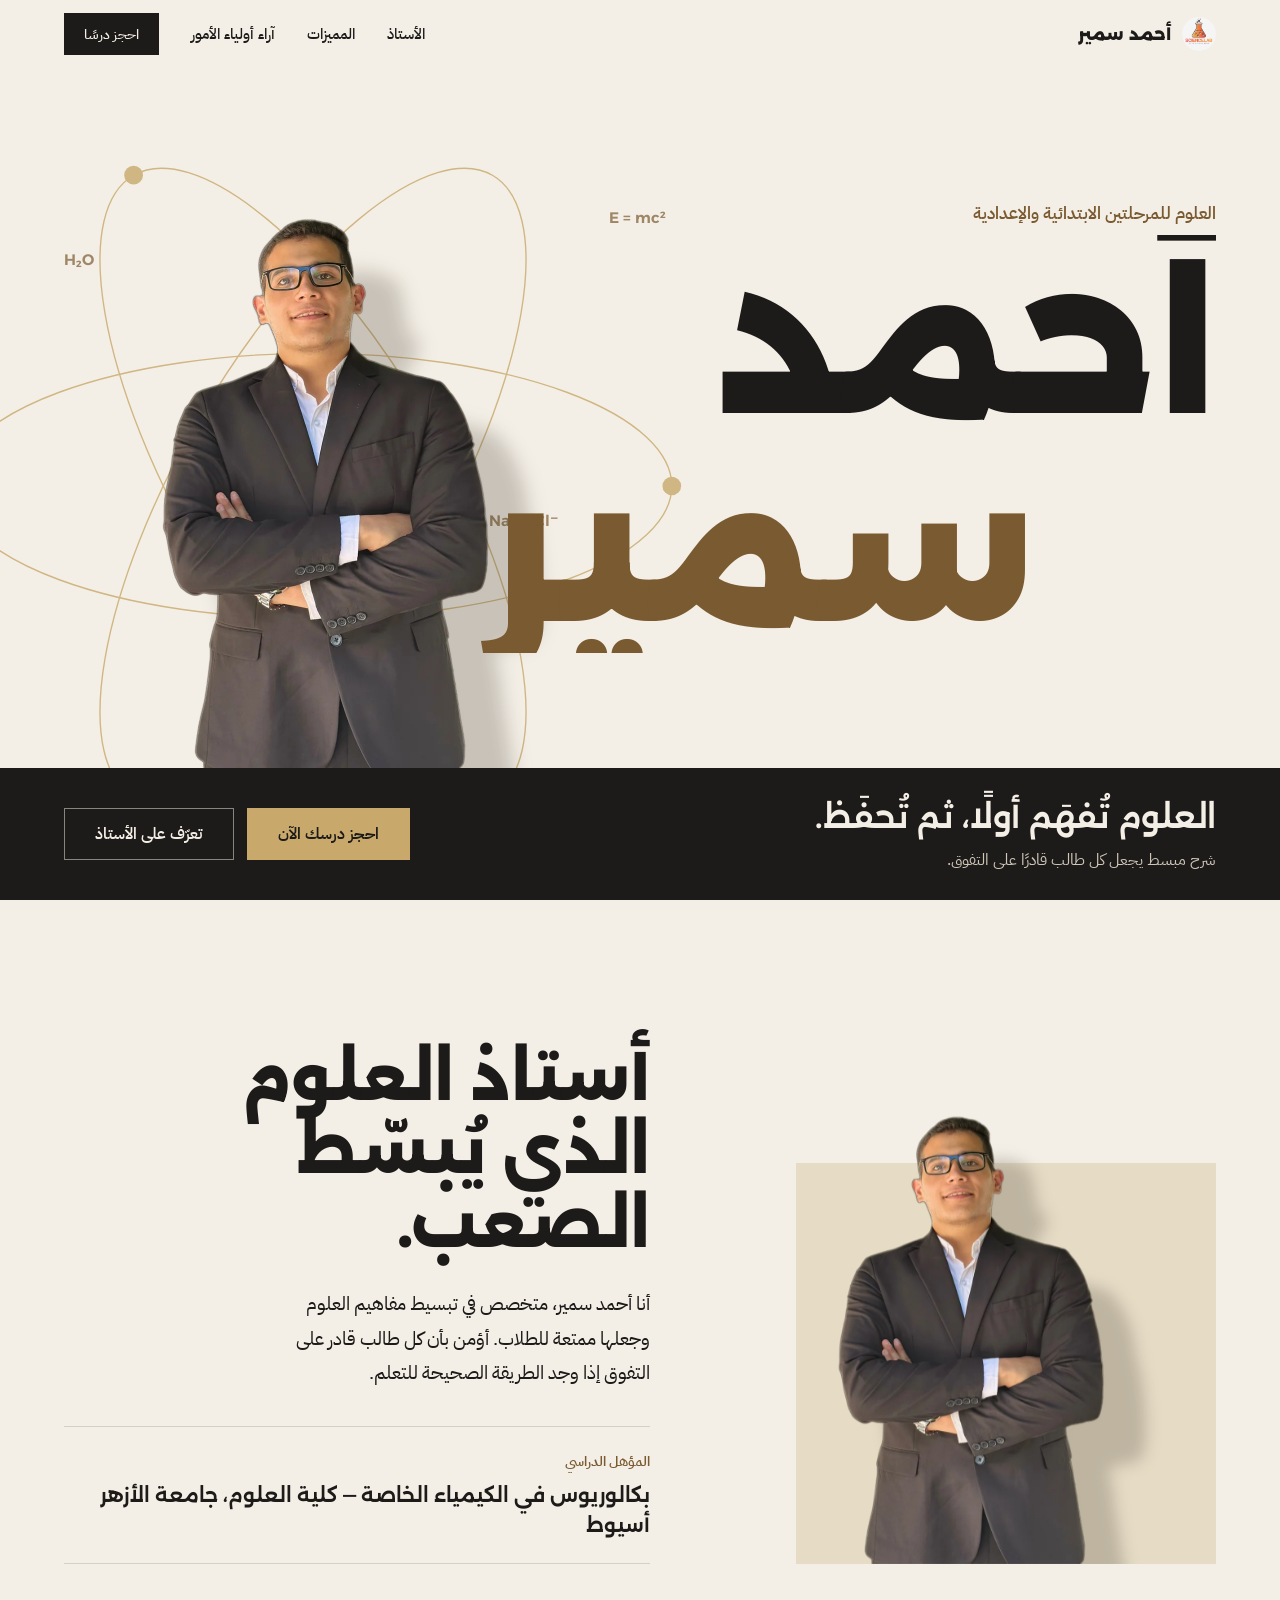
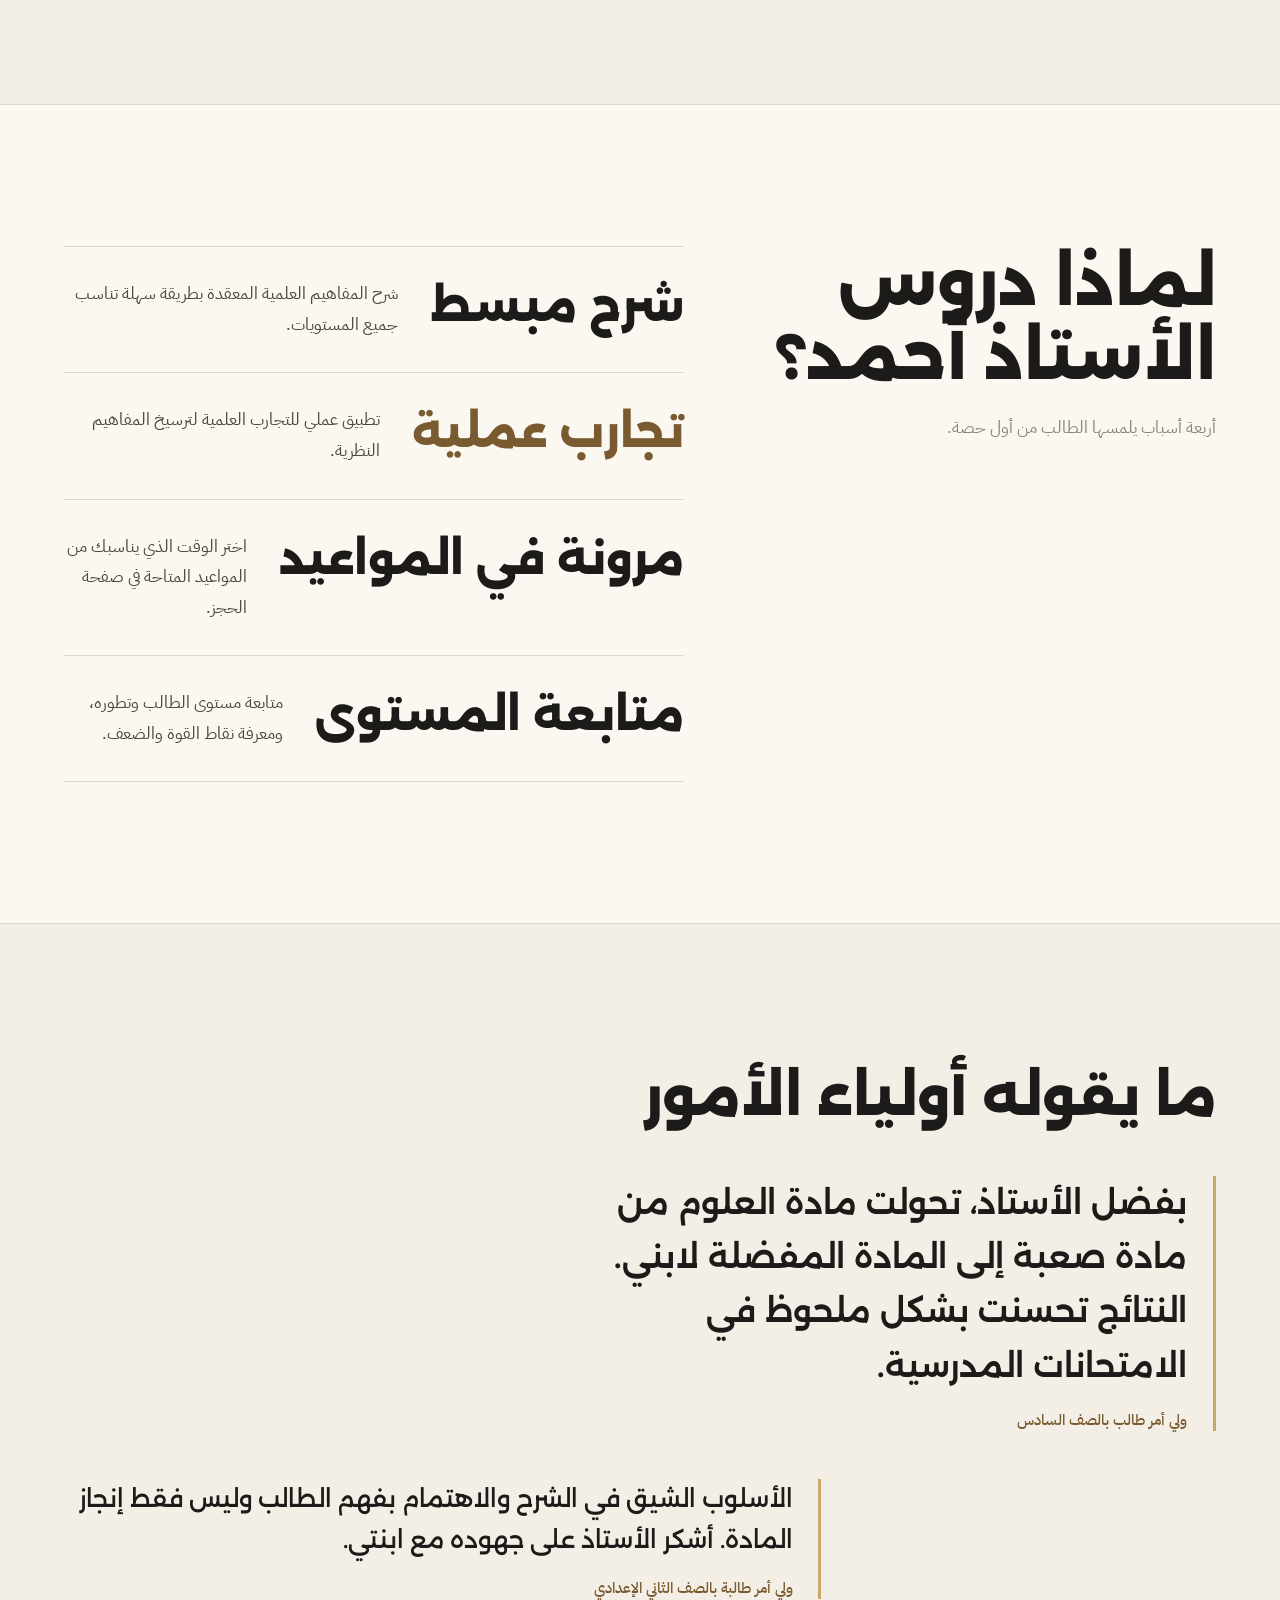
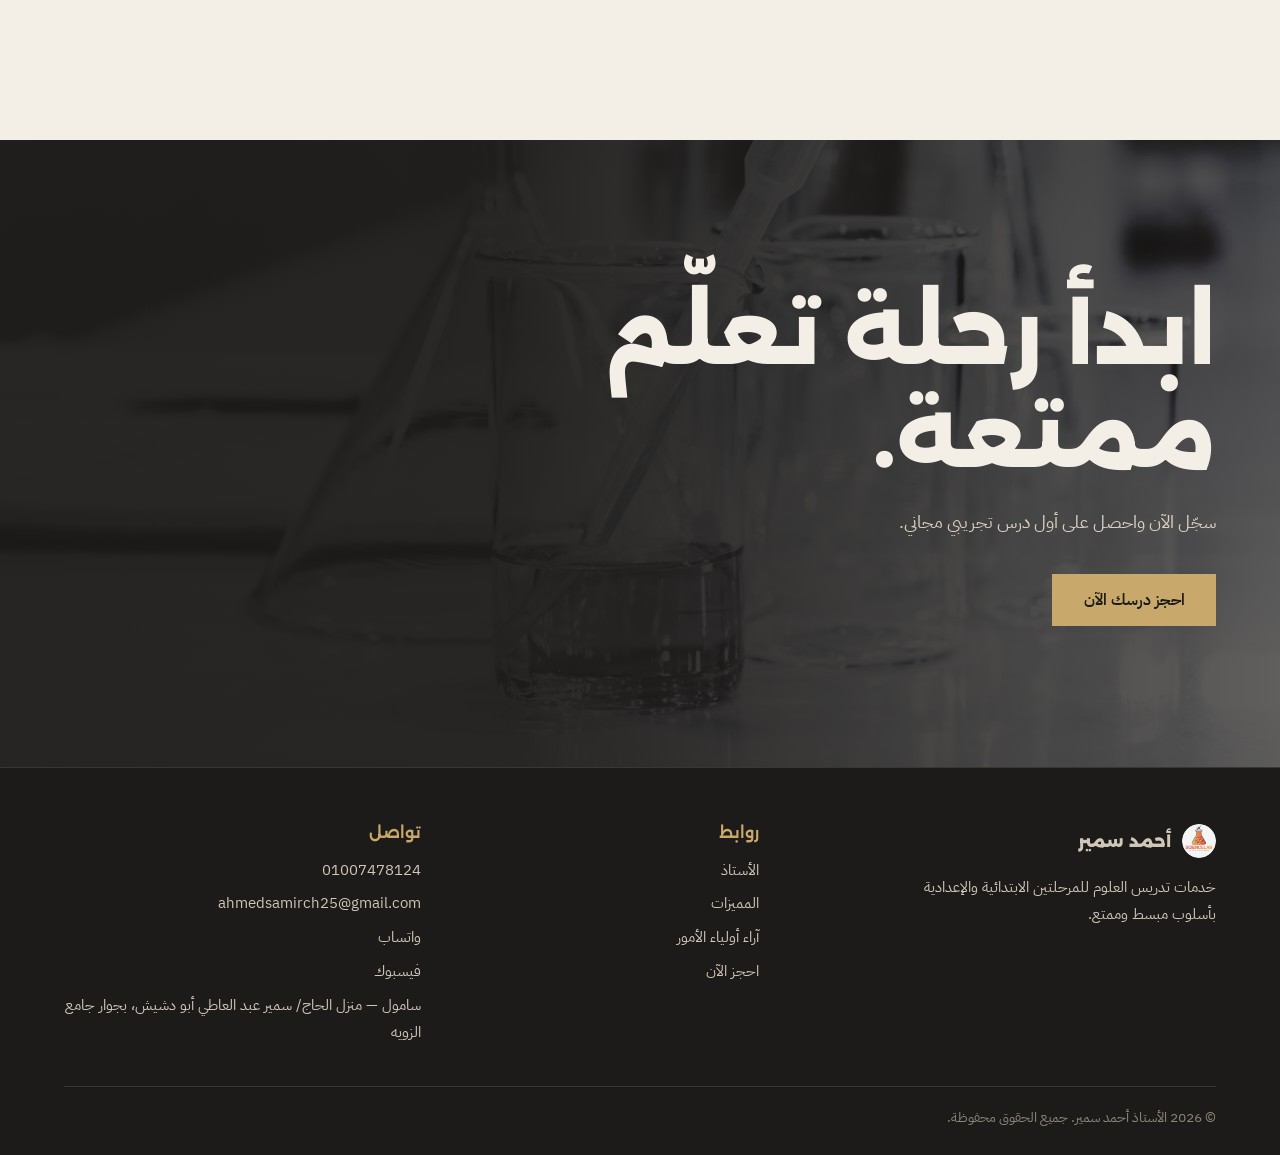
<file: index.html>
<!DOCTYPE html>
<html lang="ar" dir="rtl">
<head>
<meta charset="UTF-8">
<meta name="viewport" content="width=device-width, initial-scale=1">
<title>الأستاذ أحمد سمير | دروس العلوم للمرحلتين الابتدائية والإعدادية</title>
<meta name="description" content="الأستاذ أحمد سمير، بكالوريوس كيمياء خاصة – كلية العلوم (الأزهر أسيوط). شرح مبسط للعلوم للمرحلتين الابتدائية والإعدادية. احجز درسك الآن.">
<meta property="og:type" content="website">
<meta property="og:locale" content="ar_EG">
<meta property="og:title" content="الأستاذ أحمد سمير | دروس العلوم">
<meta property="og:description" content="شرح مبسط للعلوم للمرحلتين الابتدائية والإعدادية. احجز درسك الآن.">
<meta property="og:image" content="logo.jpg">
<meta name="theme-color" content="#F4EFE6">
<link rel="icon" href="logo.jpg">
<link rel="preconnect" href="https://fonts.googleapis.com">
<link rel="preconnect" href="https://fonts.gstatic.com" crossorigin>
<link href="https://fonts.googleapis.com/css2?family=Alexandria:wght@500;600;800&family=IBM+Plex+Sans+Arabic:wght@400;500;600&display=swap" rel="stylesheet">
<link rel="stylesheet" href="styles.css">
<script>document.documentElement.classList.add('js')</script>
</head>
<body>
<header class="nav">
  <div class="wrap">
    <a class="brand" href="index.html"><img src="logo.jpg" alt="" width="34" height="34"><span>أحمد سمير</span></a>
    <button id="navToggle" aria-label="القائمة" aria-expanded="false" aria-controls="navLinks"><span></span><span></span></button>
    <ul class="nav-links" id="navLinks">
      <li><a href="#about">الأستاذ</a></li>
      <li><a href="#features">المميزات</a></li>
      <li><a href="#testimonials">آراء أولياء الأمور</a></li>
      <li><a class="btn" href="booking.html">احجز درسًا</a></li>
    </ul>
  </div>
</header>

<main>
<section class="hero">
  <div class="hero-stage">
    <div class="atom" aria-hidden="true">
      <svg viewBox="-100 -100 200 200" fill="none" stroke="currentColor" stroke-width=".35"><ellipse rx="92" ry="34"/><ellipse rx="92" ry="34" transform="rotate(60)"/><ellipse rx="92" ry="34" transform="rotate(120)"/><circle r="5" fill="currentColor" stroke="none"/><circle cx="92" r="2.4" fill="currentColor" stroke="none"/><circle cx="-46" cy="-79.7" r="2.4" fill="currentColor" stroke="none"/><circle cx="-46" cy="79.7" r="2.4" fill="currentColor" stroke="none"/></svg>
    </div>
    <span class="eq a" aria-hidden="true">H₂O</span>
    <span class="eq b" aria-hidden="true">NaCl → Na⁺ + Cl⁻</span>
    <span class="eq c" aria-hidden="true">E = mc²</span>
    <div class="hero-name">
      <span class="kicker">العلوم للمرحلتين الابتدائية والإعدادية</span>
      <h1 aria-label="أحمد سمير"><span><i>أحمد</i></span><span><i>سمير</i></span></h1>
    </div>
    <div class="hero-photo"><img src="teacher-cutout.webp" alt="الأستاذ أحمد سمير" width="1200" height="1200" fetchpriority="high"></div>
  </div>
  <div class="hero-foot">
    <div class="wrap">
      <div>
        <h2>العلوم تُفهَم أولًا، ثم تُحفَظ.</h2>
        <p>شرح مبسط يجعل كل طالب قادرًا على التفوق.</p>
      </div>
      <div class="hero-cta">
        <a class="btn gold" href="booking.html">احجز درسك الآن</a>
        <a class="btn ghost" href="#about">تعرّف على الأستاذ</a>
      </div>
    </div>
  </div>
</section>

<section class="sec" id="about">
  <div class="wrap about">
    <figure class="rv"><img src="teacher-cutout.webp" alt="الأستاذ أحمد سمير بالبدلة الرسمية" loading="lazy" width="1200" height="1200"></figure>
    <div class="rv">
      <h2>أستاذ العلوم<br>الذي يُبسّط الصعب.</h2>
      <p class="lead">أنا أحمد سمير، متخصص في تبسيط مفاهيم العلوم وجعلها ممتعة للطلاب. أؤمن بأن كل طالب قادر على التفوق إذا وجد الطريقة الصحيحة للتعلم.</p>
      <div class="qual">
        <small>المؤهل الدراسي</small>
        <strong>بكالوريوس في الكيمياء الخاصة — كلية العلوم، جامعة الأزهر أسيوط</strong>
      </div>
    </div>
  </div>
</section>

<section class="sec feat" id="features">
  <div class="wrap feat-grid">
    <div class="rv">
      <h2>لماذا دروس<br>الأستاذ أحمد؟</h2>
      <p>أربعة أسباب يلمسها الطالب من أول حصة.</p>
    </div>
    <ol>
      <li class="rv"><b>شرح مبسط</b><p>شرح المفاهيم العلمية المعقدة بطريقة سهلة تناسب جميع المستويات.</p></li>
      <li class="rv"><b>تجارب عملية</b><p>تطبيق عملي للتجارب العلمية لترسيخ المفاهيم النظرية.</p></li>
      <li class="rv"><b>مرونة في المواعيد</b><p>اختر الوقت الذي يناسبك من المواعيد المتاحة في صفحة الحجز.</p></li>
      <li class="rv"><b>متابعة المستوى</b><p>متابعة مستوى الطالب وتطوره، ومعرفة نقاط القوة والضعف.</p></li>
    </ol>
  </div>
</section>

<section class="sec" id="testimonials">
  <div class="wrap quotes">
    <h2 class="rv">ما يقوله أولياء الأمور</h2>
    <blockquote class="rv">بفضل الأستاذ، تحولت مادة العلوم من مادة صعبة إلى المادة المفضلة لابني. النتائج تحسنت بشكل ملحوظ في الامتحانات المدرسية.<cite>ولي أمر طالب بالصف السادس</cite></blockquote>
    <blockquote class="rv">الأسلوب الشيق في الشرح والاهتمام بفهم الطالب وليس فقط إنجاز المادة. أشكر الأستاذ على جهوده مع ابنتي.<cite>ولي أمر طالبة بالصف الثاني الإعدادي</cite></blockquote>
  </div>
</section>

<section class="sec final">
  <div class="wrap rv">
    <h2>ابدأ رحلة تعلّم ممتعة.</h2>
    <p>سجّل الآن واحصل على أول درس تجريبي مجاني.</p>
    <a class="btn gold" href="booking.html">احجز درسك الآن</a>
  </div>
</section>
</main>

<footer>
  <div class="wrap">
    <div class="foot">
      <div>
        <a class="brand" href="index.html"><img src="logo.jpg" alt="" width="34" height="34"><span>أحمد سمير</span></a>
        <p style="margin-top:1rem">خدمات تدريس العلوم للمرحلتين الابتدائية والإعدادية بأسلوب مبسط وممتع.</p>
      </div>
      <div>
        <h3>روابط</h3>
        <ul>
          <li><a href="#about">الأستاذ</a></li>
          <li><a href="#features">المميزات</a></li>
          <li><a href="#testimonials">آراء أولياء الأمور</a></li>
          <li><a href="booking.html">احجز الآن</a></li>
        </ul>
      </div>
      <div>
        <h3>تواصل</h3>
        <ul>
          <li><a href="tel:01007478124" dir="ltr">01007478124</a></li>
          <li><a href="mailto:ahmedsamirch25@gmail.com">ahmedsamirch25@gmail.com</a></li>
          <li><a href="https://wa.me/201007478124" target="_blank" rel="noopener">واتساب</a></li>
          <li><a href="https://www.facebook.com/share/16KN8qgzTb/?mibextid=wwXIfr&amp;" target="_blank" rel="noopener">فيسبوك</a></li>
          <li>سامول — منزل الحاج/ سمير عبد العاطي أبو دشيش، بجوار جامع الزويه</li>
        </ul>
      </div>
    </div>
    <p class="copy">&copy; <span id="year"></span> الأستاذ أحمد سمير. جميع الحقوق محفوظة.</p>
  </div>
</footer>
<script src="script.js"></script>
</body>
</html>
</file>
<file: styles.css>
/* ===== نظام التصميم: أحمد سمير — العلوم ===== */
:root{
  --ivory:#F4EFE6; --paper:#FBF8F2; --char:#1D1B19; --char2:#2A2724;
  --gold:#C8A96B; --bronze:#7A5A30; --gray:#8A857C; --line:rgba(29,27,25,.15);
  --danger:#A63B2E; --ok:#3F6B4F;
  --f-display:'Alexandria',sans-serif; --f-body:'IBM Plex Sans Arabic','Tajawal',sans-serif;
  --pad:clamp(1.25rem,5vw,4rem); --ease:cubic-bezier(.2,.7,.2,1);
}
*{margin:0;padding:0;box-sizing:border-box}
html{overflow-x:clip;scroll-behavior:smooth;scroll-padding-top:72px}
body{font-family:var(--f-body);background:var(--ivory);color:var(--char);line-height:1.8;font-size:1.0625rem;-webkit-font-smoothing:antialiased;overflow-x:clip;max-width:100%}
img{max-width:100%;display:block}
a{color:inherit}
:focus-visible{outline:2px solid var(--bronze);outline-offset:3px}
h1,h2,h3{font-family:var(--f-display);line-height:1.15;font-weight:800}
.wrap{padding-inline:var(--pad);max-width:1280px;margin-inline:auto}
.btn{display:inline-flex;align-items:center;justify-content:center;gap:.6rem;min-height:52px;padding:0 1.9rem;font:600 1rem var(--f-body);text-decoration:none;border:1.5px solid var(--char);background:var(--char);color:var(--ivory);cursor:pointer;transition:background .25s,color .25s,transform .25s var(--ease)}
.btn:hover{background:var(--bronze);border-color:var(--bronze);transform:translateY(-2px)}
.btn.ghost{background:transparent;color:var(--char)}
.btn.ghost:hover{background:var(--char);color:var(--ivory);border-color:var(--char)}
.btn.gold{background:var(--gold);border-color:var(--gold);color:var(--char)}
.btn.gold:hover{background:var(--ivory);border-color:var(--ivory);color:var(--char)}
.btn[disabled]{opacity:.55;pointer-events:none}

/* التنقل */
.nav{position:fixed;inset:0 0 auto 0;z-index:50;transition:background .3s,border-color .3s;border-bottom:1px solid transparent}
.nav.scrolled,.nav.solid{background:rgba(244,239,230,.94);backdrop-filter:blur(8px);border-color:var(--line)}
.nav .wrap{display:flex;align-items:center;justify-content:space-between;height:68px}
.brand{display:flex;align-items:center;gap:.7rem;text-decoration:none;font:800 1.05rem var(--f-display)}
.brand img{width:34px;height:34px;object-fit:cover;border-radius:50%}
.nav-links{display:flex;gap:2rem;list-style:none;align-items:center}
.nav-links a{text-decoration:none;font-weight:500;font-size:.95rem;position:relative;padding:.3rem 0}
.nav-links a:not(.btn)::after{content:"";position:absolute;inset:auto 0 0 0;height:1.5px;background:var(--bronze);transform:scaleX(0);transform-origin:right;transition:transform .35s var(--ease)}
.nav-links a:not(.btn):hover::after{transform:scaleX(1)}
.nav-links .btn{min-height:42px;padding:0 1.2rem;font-size:.9rem;color:var(--ivory)}
#navToggle{display:none;background:none;border:0;width:44px;height:44px;cursor:pointer;position:relative}
#navToggle span{position:absolute;inset-inline:10px;height:2px;background:var(--char);transition:transform .3s,top .3s,opacity .2s}
#navToggle span:nth-child(1){top:16px}#navToggle span:nth-child(2){top:26px}
#navToggle[aria-expanded=true] span:nth-child(1){top:21px;transform:rotate(45deg)}
#navToggle[aria-expanded=true] span:nth-child(2){top:21px;transform:rotate(-45deg)}

/* الافتتاحية */
.hero{position:relative;min-height:100svh;padding-top:68px;display:grid;grid-template-rows:1fr auto;overflow:hidden}
.hero-stage{position:relative;display:grid;grid-template-columns:1fr;align-items:end;min-height:560px}
.hero-name{position:relative;z-index:1;padding-inline:var(--pad);align-self:center;margin-top:1rem}
.hero-name .kicker{font-size:1.05rem;color:var(--bronze);font-weight:600;margin-bottom:.4rem;display:block}
.hero-name h1{font-size:clamp(4.5rem,16vw,13rem);line-height:.9;letter-spacing:-.02em}
.hero-name h1 span{display:block;overflow:hidden;padding-block:.06em}
.hero-name h1 span>i{display:block;font-style:normal;transform:translateY(105%);animation:rise 1.1s var(--ease) forwards}
.hero-name h1 span:nth-child(2){margin-inline-start:.9em}
.hero-name h1 span:nth-child(2)>i{animation-delay:.15s;color:var(--bronze)}
.hero-photo{position:absolute;inset-block:0 0;inset-inline-end:2vw;width:min(50vw,600px)}
.hero-photo img{width:100%;height:100%;object-fit:contain;object-position:50% 100%;opacity:0;animation:fade 1.4s .35s ease forwards}
.atom{position:absolute;z-index:0;pointer-events:none;width:min(70vw,780px);inset-block-start:4%;inset-inline-end:-6%;color:var(--gold);opacity:.8}
.atom svg{width:100%;animation:spin 90s linear infinite}
.eq{position:absolute;z-index:0;font:600 .95rem var(--f-display);color:var(--bronze);opacity:.7;direction:ltr}
.eq.a{inset-block-start:26%;inset-inline-start:var(--pad)}.eq.b{inset-block-end:34%;inset-inline-start:34%}.eq.c{inset-block-start:20%;inset-inline-end:48%}
.hero-foot{position:relative;z-index:2;background:var(--char);color:var(--ivory)}
.hero-foot .wrap{display:grid;grid-template-columns:1.3fr auto;gap:2rem;align-items:center;padding-block:1.6rem}
.hero-foot h2{font-size:clamp(1.25rem,2.6vw,2rem);font-weight:600;line-height:1.5}
.hero-foot p{color:#cfc7b8;font-size:.98rem;margin-top:.3rem}
.hero-cta{display:flex;gap:.8rem;flex-wrap:wrap}
.hero-foot .btn.ghost{color:var(--ivory);border-color:rgba(244,239,230,.5)}
.hero-foot .btn.ghost:hover{background:var(--ivory);color:var(--char)}
@keyframes rise{to{transform:none}}@keyframes fade{to{opacity:1}}@keyframes spin{to{transform:rotate(360deg)}}

/* الأستاذ */
.sec{padding-block:clamp(4.5rem,11vw,9rem)}
.about{display:grid;grid-template-columns:5fr 6fr;gap:clamp(2rem,6vw,6rem);align-items:end}
.about figure{position:relative}
.about figure::before{content:"";position:absolute;inset:18% 0 0 14%;background:#E6DCC6;z-index:0}
.about figure img{position:relative;z-index:1;width:100%;height:auto;aspect-ratio:1/1;object-fit:contain;object-position:50% 100%}
.about h2{font-size:clamp(2.2rem,5vw,4rem);margin-bottom:1.6rem}
.about p.lead{font-size:1.2rem;max-width:34ch;margin-bottom:2.2rem}
.qual{border-block:1px solid var(--line);padding-block:1.4rem;display:grid;gap:.3rem}
.qual small{color:var(--bronze);font-weight:600;font-size:.9rem}
.qual strong{font:600 1.25rem var(--f-display);line-height:1.5}

/* المميزات */
.feat{background:var(--paper);border-block:1px solid var(--line)}
.feat-grid{display:grid;grid-template-columns:5fr 7fr;gap:clamp(2rem,7vw,7rem)}
.feat-grid>div:first-child{position:sticky;top:110px;align-self:start}
.feat h2{font-size:clamp(2.2rem,5vw,4.2rem)}
.feat-grid>div:first-child p{margin-top:1.2rem;color:var(--gray);max-width:30ch}
.feat ol{list-style:none}
.feat li{display:grid;grid-template-columns:auto 1fr;gap:1.2rem 2rem;padding-block:2rem;border-top:1px solid var(--line);transition:padding .4s var(--ease)}
.feat li:hover{padding-inline-start:1rem}
.feat li:last-child{border-bottom:1px solid var(--line)}
.feat li b{font:800 clamp(1.6rem,3.4vw,2.8rem) var(--f-display);grid-column:1}
.feat li:nth-child(2) b{color:var(--bronze)}
.feat li p{grid-column:2;color:#4a4640;max-width:44ch;align-self:center}

/* الآراء */
.quotes{display:grid;grid-template-columns:repeat(12,1fr);gap:3rem 2rem}
.quotes h2{grid-column:1/-1;font-size:clamp(2rem,4.4vw,3.4rem)}
.quotes blockquote{grid-column:1/8;font:600 clamp(1.3rem,2.6vw,2rem)/1.7 var(--f-display);border-inline-start:3px solid var(--gold);padding-inline-start:1.6rem}
.quotes blockquote+blockquote{grid-column:5/-1;font-size:clamp(1.1rem,2vw,1.5rem);font-weight:500}
.quotes cite{display:block;font:500 .95rem var(--f-body);color:var(--bronze);margin-top:1rem;font-style:normal}

/* الختام */
.final{position:relative;color:var(--ivory);background:var(--char) url(bak.jpg) center/cover;isolation:isolate}
.final::before{content:"";position:absolute;inset:0;background:linear-gradient(90deg,rgba(29,27,25,.94) 40%,rgba(29,27,25,.7));z-index:-1}
.final h2{font-size:clamp(2.4rem,7vw,6rem);max-width:12ch;margin-bottom:1.2rem}
.final p{color:#d8d0c1;margin-bottom:2.2rem;font-size:1.15rem}

/* التذييل */
footer{background:var(--char);color:#cfc7b8;border-top:1px solid #3a3631;padding-block:3.5rem 1.5rem}
.foot{display:grid;grid-template-columns:1.4fr 1fr 1.2fr;gap:2.5rem}
footer h3{color:var(--gold);font-size:1rem;margin-bottom:.9rem;font-weight:600}
footer ul{list-style:none;display:grid;gap:.4rem;font-size:.95rem}
footer a{text-decoration:none}footer a:hover{color:var(--gold)}
.foot p{font-size:.95rem;max-width:34ch}
.copy{margin-top:2.5rem;padding-top:1.2rem;border-top:1px solid #3a3631;font-size:.85rem;color:var(--gray)}

/* كشف عند التمرير */
.js .rv{opacity:0;transform:translateY(22px);transition:opacity .9s var(--ease),transform .9s var(--ease)}
.js .rv.in{opacity:1;transform:none}

/* ===== صفحة الحجز ===== */
.bk{display:grid;grid-template-columns:minmax(300px,5fr) 7fr;min-height:100svh}
.bk-side{background:var(--char);color:var(--ivory);padding:112px var(--pad) 3rem;display:flex;flex-direction:column;gap:2.5rem;position:relative;overflow:hidden}
.bk-side h1{font-size:clamp(2.4rem,4.6vw,4rem)}
.bk-side>p{color:#cfc7b8;max-width:30ch}
.live{margin-top:auto;border-top:1px solid #4a453f}
.live div{display:flex;justify-content:space-between;gap:1rem;padding-block:.85rem;border-bottom:1px solid #3a3631;font-size:.98rem}
.live dt{color:var(--gray)}.live dd{font-weight:600;text-align:end;color:var(--gold)}
.bk-side .atom{inset-block-start:auto;inset-block-end:-12%;inset-inline-end:-30%;width:420px;opacity:.12}
.bk-main{padding:112px var(--pad) 4rem;max-width:760px}
.prog{position:relative;display:flex;justify-content:space-between;margin-bottom:3rem}
.prog::before,.prog i{content:"";position:absolute;inset-block-start:14px;inset-inline:0;height:1.5px;background:var(--line)}
.prog i{background:var(--bronze);transform-origin:right;transform:scaleX(var(--p,0));transition:transform .6s var(--ease);inset-inline:0}
.prog span{position:relative;z-index:1;display:grid;gap:.5rem;justify-items:center;font-size:.9rem;color:var(--gray);background:var(--ivory);padding-inline:.8rem}
.prog span b{width:30px;height:30px;border-radius:50%;border:1.5px solid var(--line);display:grid;place-items:center;font:600 .85rem var(--f-body);background:var(--ivory);transition:.4s}
.prog span.on{color:var(--char)}.prog span.on b{background:var(--char);color:var(--ivory);border-color:var(--char)}
.prog span.done b{background:var(--bronze);border-color:var(--bronze);color:var(--ivory)}
.step{display:none}
.step.active{display:block;animation:stepin .5s var(--ease)}
@keyframes stepin{from{opacity:0;transform:translateX(-18px)}to{opacity:1;transform:none}}
.step h2{font-size:clamp(1.7rem,3.4vw,2.4rem);margin-bottom:2rem}
.row{display:grid;grid-template-columns:1fr 1fr;gap:0 2rem}
.f{position:relative;margin-bottom:1.7rem}
.f label{display:block;font-size:.9rem;font-weight:600;color:var(--bronze);margin-bottom:.2rem}
.f input,.f select,.f textarea{width:100%;font:500 1.05rem var(--f-body);color:var(--char);background:transparent;border:0;border-bottom:1.5px solid var(--line);padding:.55rem 0;border-radius:0;transition:border-color .25s;appearance:none;-webkit-appearance:none}
.f select{background:url("data:image/svg+xml,%3Csvg xmlns='http://www.w3.org/2000/svg' width='12' height='8'%3E%3Cpath d='M1 1l5 5 5-5' fill='none' stroke='%237A5A30' stroke-width='1.6'/%3E%3C/svg%3E") no-repeat left .2rem center;padding-inline-start:1.4rem}
.f textarea{resize:vertical;min-height:84px}
.f input:focus,.f select:focus,.f textarea:focus{outline:0;border-color:var(--char)}
.f.bad input,.f.bad select,.f.bad textarea{border-color:var(--danger)}
.f .err{display:none;color:var(--danger);font-size:.84rem;margin-top:.3rem}
.f.bad .err{display:block}
.slots{display:grid;grid-template-columns:repeat(auto-fill,minmax(150px,1fr));gap:.6rem;margin-bottom:.4rem}
.slot{min-height:48px;border:1.5px solid var(--line);background:transparent;font:500 .92rem var(--f-body);color:var(--char);cursor:pointer;transition:.2s;padding:.3rem .5rem}
.slot:hover:not([disabled]){border-color:var(--char)}
.slot[aria-pressed=true]{background:var(--char);color:var(--ivory);border-color:var(--char)}
.slot[disabled]{cursor:not-allowed;color:var(--gray);background:repeating-linear-gradient(135deg,transparent 0 6px,rgba(29,27,25,.06) 6px 7px)}
.slot[disabled].taken{text-decoration:line-through}
.slot-msg{font-size:.9rem;color:var(--gray);min-height:1.6rem;margin-bottom:1.4rem}
.slot-msg button{background:none;border:0;color:var(--bronze);font:inherit;text-decoration:underline;cursor:pointer}
.terms{display:flex;gap:.8rem;align-items:flex-start;margin-block:1.6rem 0}
.terms input{width:20px;height:20px;margin-top:.35rem;accent-color:var(--char);flex:none}
.terms label{margin:0;color:var(--char);font-weight:500}
.actions{display:flex;justify-content:space-between;gap:1rem;margin-top:2.4rem}
.banner{display:none;border:1.5px solid var(--danger);color:var(--danger);padding:.9rem 1.1rem;margin-top:1.4rem;font-weight:500}
.banner.show{display:block}
.recap{border-top:1.5px solid var(--char)}
.recap div{display:flex;justify-content:space-between;gap:1rem;padding-block:.8rem;border-bottom:1px solid var(--line)}
.recap dt{color:var(--gray)}.recap dd{font-weight:600;text-align:end}
#success{display:none;animation:stepin .6s var(--ease)}
#success.show{display:block}
#success .tick{width:72px;height:72px;margin-bottom:1.6rem}
#success .tick circle,#success .tick path{fill:none;stroke:var(--bronze);stroke-width:2;stroke-dasharray:200;stroke-dashoffset:200;animation:draw 1s .15s var(--ease) forwards}
#success .tick path{animation-delay:.6s}
@keyframes draw{to{stroke-dashoffset:0}}
#success h2{font-size:clamp(2rem,4.5vw,3.2rem);margin-bottom:.8rem}
#success p{max-width:42ch;margin-bottom:1.6rem}

/* ===== استجابة ===== */
@media (max-width:860px){
  #navToggle{display:block}
  .nav-links{position:fixed;inset:68px 0 auto 0;background:var(--ivory);flex-direction:column;align-items:stretch;gap:0;padding:.5rem var(--pad) 1.5rem;border-bottom:1px solid var(--line);transform:translateY(-8px);opacity:0;visibility:hidden;transition:.3s}
  .nav-links.open{transform:none;opacity:1;visibility:visible}
  .nav-links li{border-bottom:1px solid var(--line)}
  .nav-links a{display:flex;padding:1rem 0;font-size:1.1rem}
  .nav-links li:last-child{border:0;margin-top:1rem}
  .nav-links .btn{min-height:52px;justify-content:center}
  .hero-stage{min-height:0;grid-template-rows:auto 1fr;padding-top:1.5rem}
  .hero-name{align-self:start;margin:0}
  .hero-name h1{font-size:min(23vw,7.5rem)}
  .hero-name h1 span:nth-child(2){margin-inline-start:.35em}
  .hero-foot .wrap>*,.hero-cta{min-width:0}
  .hero-photo{position:relative;inset:auto;width:min(92vw,480px);height:min(92vw,480px);margin-inline:auto;margin-top:-6vw}
  .atom{width:110vw;inset-block-start:20%;inset-inline-end:-35%}
  .eq.b,.eq.c{display:none}.eq.a{inset-block-start:46%}
  .hero-foot .wrap{grid-template-columns:1fr;gap:1.2rem}
  .hero-cta .btn{flex:1 1 150px}
  .about,.feat-grid,.foot{grid-template-columns:1fr}
  .about figure{margin-inline-end:8%}
  .feat-grid>div:first-child{position:static}
  .quotes blockquote,.quotes blockquote+blockquote{grid-column:1/-1}
  .bk{grid-template-columns:1fr}
  .bk-side{padding-block:96px 2rem;gap:1.2rem}.live{display:none}.bk-side .atom{display:none}
  .bk-main{padding-block:2rem 3rem}
  .row{grid-template-columns:1fr}
  .actions .btn{flex:1}
}
@media (prefers-reduced-motion:reduce){
  *,*::before,*::after{animation-duration:.001ms!important;animation-delay:0s!important;transition-duration:.001ms!important}
  .hero-name h1 span>i{transform:none}.hero-photo img{opacity:1}.js .rv{opacity:1;transform:none}html{scroll-behavior:auto}
}
</file>
